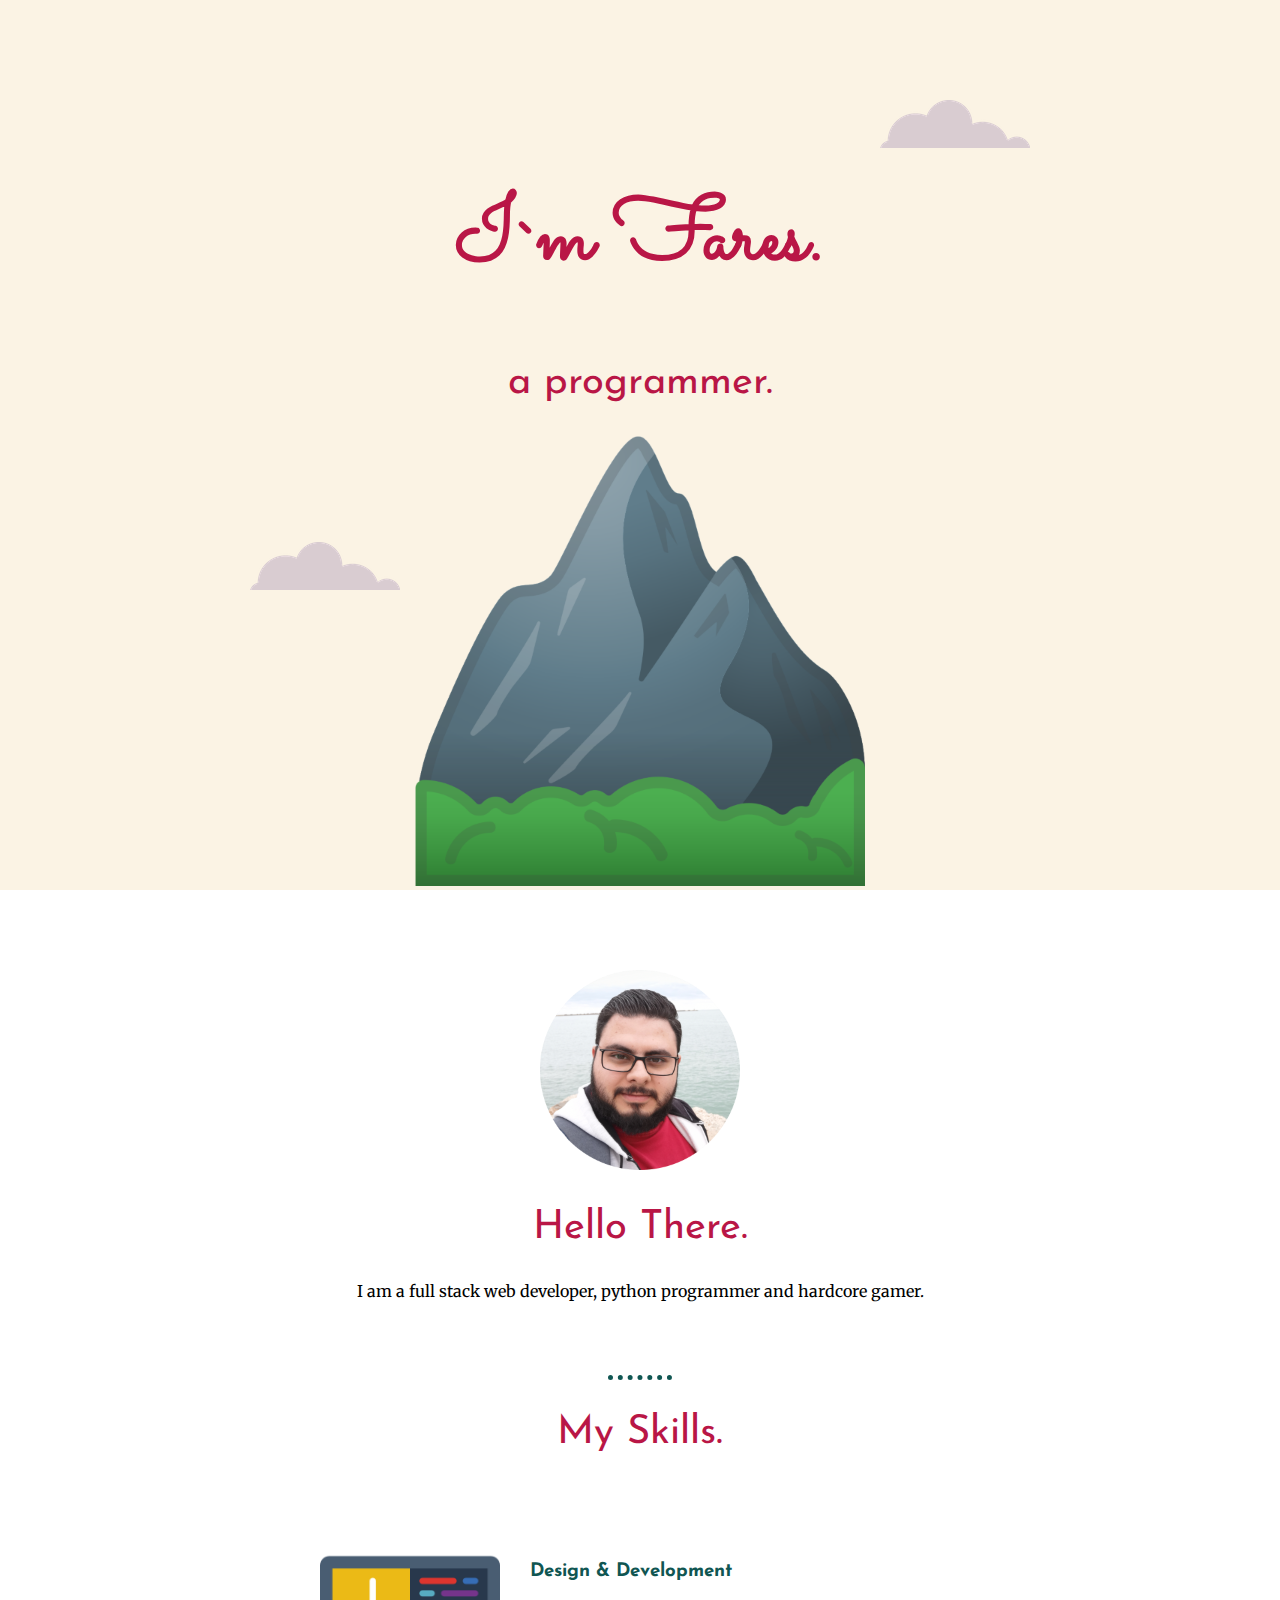
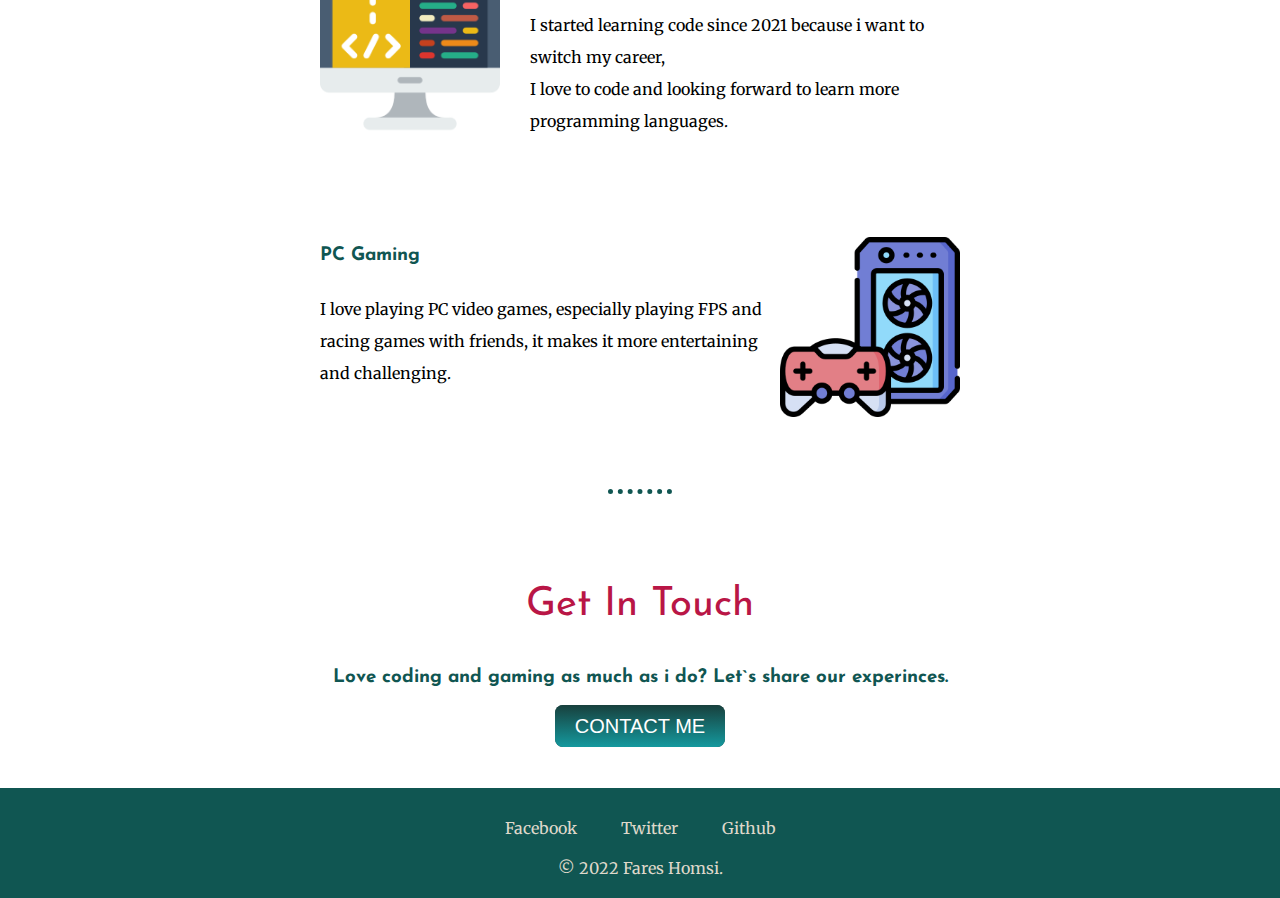
<file: index.html>
<!DOCTYPE html>
<html lang="en">

<head>
  <meta charset="UTF-8">
  <meta http-equiv="X-UA-Compatible" content="IE=edge">
  <meta name="viewport" content="width=device-width, initial-scale=1.0">
  <title>Fares Homsi</title>
  <link rel="stylesheet" href="css/styles.css">
  <link rel="icon" href="favicon.ico">
  <link rel="preconnect" href="https://fonts.googleapis.com">
  <link rel="preconnect" href="https://fonts.gstatic.com" crossorigin>
  <link href="https://fonts.googleapis.com/css2?family=Josefin+Sans&family=Merriweather&family=Sacramento&display=swap"
    rel="stylesheet">
</head>

<body>
  <div class="top-container">
    <img class="top-cloud" src="images/cloud.png" alt="cloud-image">
    <h1>I`m Fares.</h1>
    <h2>a programmer.</h2>
    <img class="bottom-cloud" src="images/cloud.png" alt="cloud image">
    <img class="mountain" src="images/mountain.png" alt="mountain-image">

  </div>
  
  <div class="middle-container">
    <div class="profile">
      <img src="images/fares.png" alt="fares image">
      <h2>Hello There.</h2>
      <p>I am a full stack web developer, python programmer and hardcore gamer.</p>
    </div>
    <hr>
    <div class="skills">
      <h2>My Skills.</h2>
      <div class="skill-row">
        <img class="coding-image" src="images/coding.png" alt="coding image">
        <h3>Design & Development</h3>
        <p>I started learning code since 2021 because i want to switch my career,<br>
          I love to code and looking forward to learn more programming languages.</p>
      </div>
      <div class="skill-row">
        <img class="gaming-image" src="images/tower-pc.png" alt="gaming pc image">
        <h3>PC Gaming</h3>
        <p>I love playing PC video games, especially playing FPS and racing games with friends, it makes it more entertaining and challenging.</p>
      </div>
    </div>
    <hr>
    <div class="contact-me">
      <h2>Get In Touch</h2>
      <h3>Love coding and gaming as much as i do? Let`s share our experinces.</h3>
      <a class="btn" href="https://wa.me/+201007250826">CONTACT ME</a>
    </div>
  </div>


  <div class="bottom-container">
    <a class="footer-link" href="https://www.facebook.com/faresbadboy1/">Facebook</a>
    <a class="footer-link" href="https://twitter.com/HOMSIFARES/">Twitter</a>
    <a class="footer-link" href="https://github.com/FaresHomsi">Github</a>
    <p class="copyright">© 2022 Fares Homsi.</p>
  </div>


</body>

</html>
</file>
<file: css/styles.css>
body {
    font-family: 'Merriweather', serif;
    margin: 0;
    text-align: center;
}


.top-container {
    background-color: #FBF3E4;
    position: relative;
    padding-top: 100px;
}

.middle-container {
    padding-top: 30px;
}

.bottom-container {
    padding-top: 30px;
    background-color: #105652;
}

.bottom-cloud {
    position: absolute;
    left: 250px;
    bottom: 300px;
}

.top-cloud {
    position: absolute;
    right: 250px;
    top: 100px;
}

.mountain {
    height: 450px;
}

.skill-row {
    line-height: 2;
    margin: 100px auto 100px auto;
    width: 50%;
    text-align: left;
}

.coding-image {
    width: 180px;
    margin-right: 30px;
    float: left;
}

.gaming-image {
    float: right;
    width: 180px;
}

.profile {
    padding: 50px;
}

.copyright {
    color: #DFD8CA;
    margin: 0;
    padding: 20px;
}

.contact-me {
    padding: 50px;
}

.btn {
    background: #18403d;
    background-image: -webkit-linear-gradient(top, #18403d, #14999e);
    background-image: -moz-linear-gradient(top, #18403d, #14999e);
    background-image: -ms-linear-gradient(top, #18403d, #14999e);
    background-image: -o-linear-gradient(top, #18403d, #14999e);
    background-image: linear-gradient(to bottom, #18403d, #14999e);
    -webkit-border-radius: 8;
    -moz-border-radius: 8;
    border-radius: 8px;
    font-family: Arial;
    color: #ffffff;
    font-size: 20px;
    padding: 10px 20px 10px 20px;
    text-decoration: none;
}

.btn:hover {
    background: #14999e;
    background-image: -webkit-linear-gradient(top, #14999e, #035749);
    background-image: -moz-linear-gradient(top, #14999e, #035749);
    background-image: -ms-linear-gradient(top, #14999e, #035749);
    background-image: -o-linear-gradient(top, #14999e, #035749);
    background-image: linear-gradient(to bottom, #14999e, #035749);
    text-decoration: none;
  }

h1 {
    color: #B91646;
    font-family: 'Sacramento', cursive;
    font-size: 5.625rem;
    line-height: 2;
    margin: 50px auto 0 auto;
}

h2 {
    color: #B91646;
    font-family: 'Josefin Sans', sans-serif;
    font-size: 2.5rem;
    font-weight: normal;
}

h3 {
    color: #105652;
    font-family: 'Josefin Sans', sans-serif;
    line-height: 2;
}

a {
    color: #DFD8CA;
    padding: 20px;
    text-decoration: solid;
}

hr {
    border-style: none;
    border-top-style: dotted;
    border-color: #105652;
    border-width: 5px;
    width: 5%;
}
</file>
